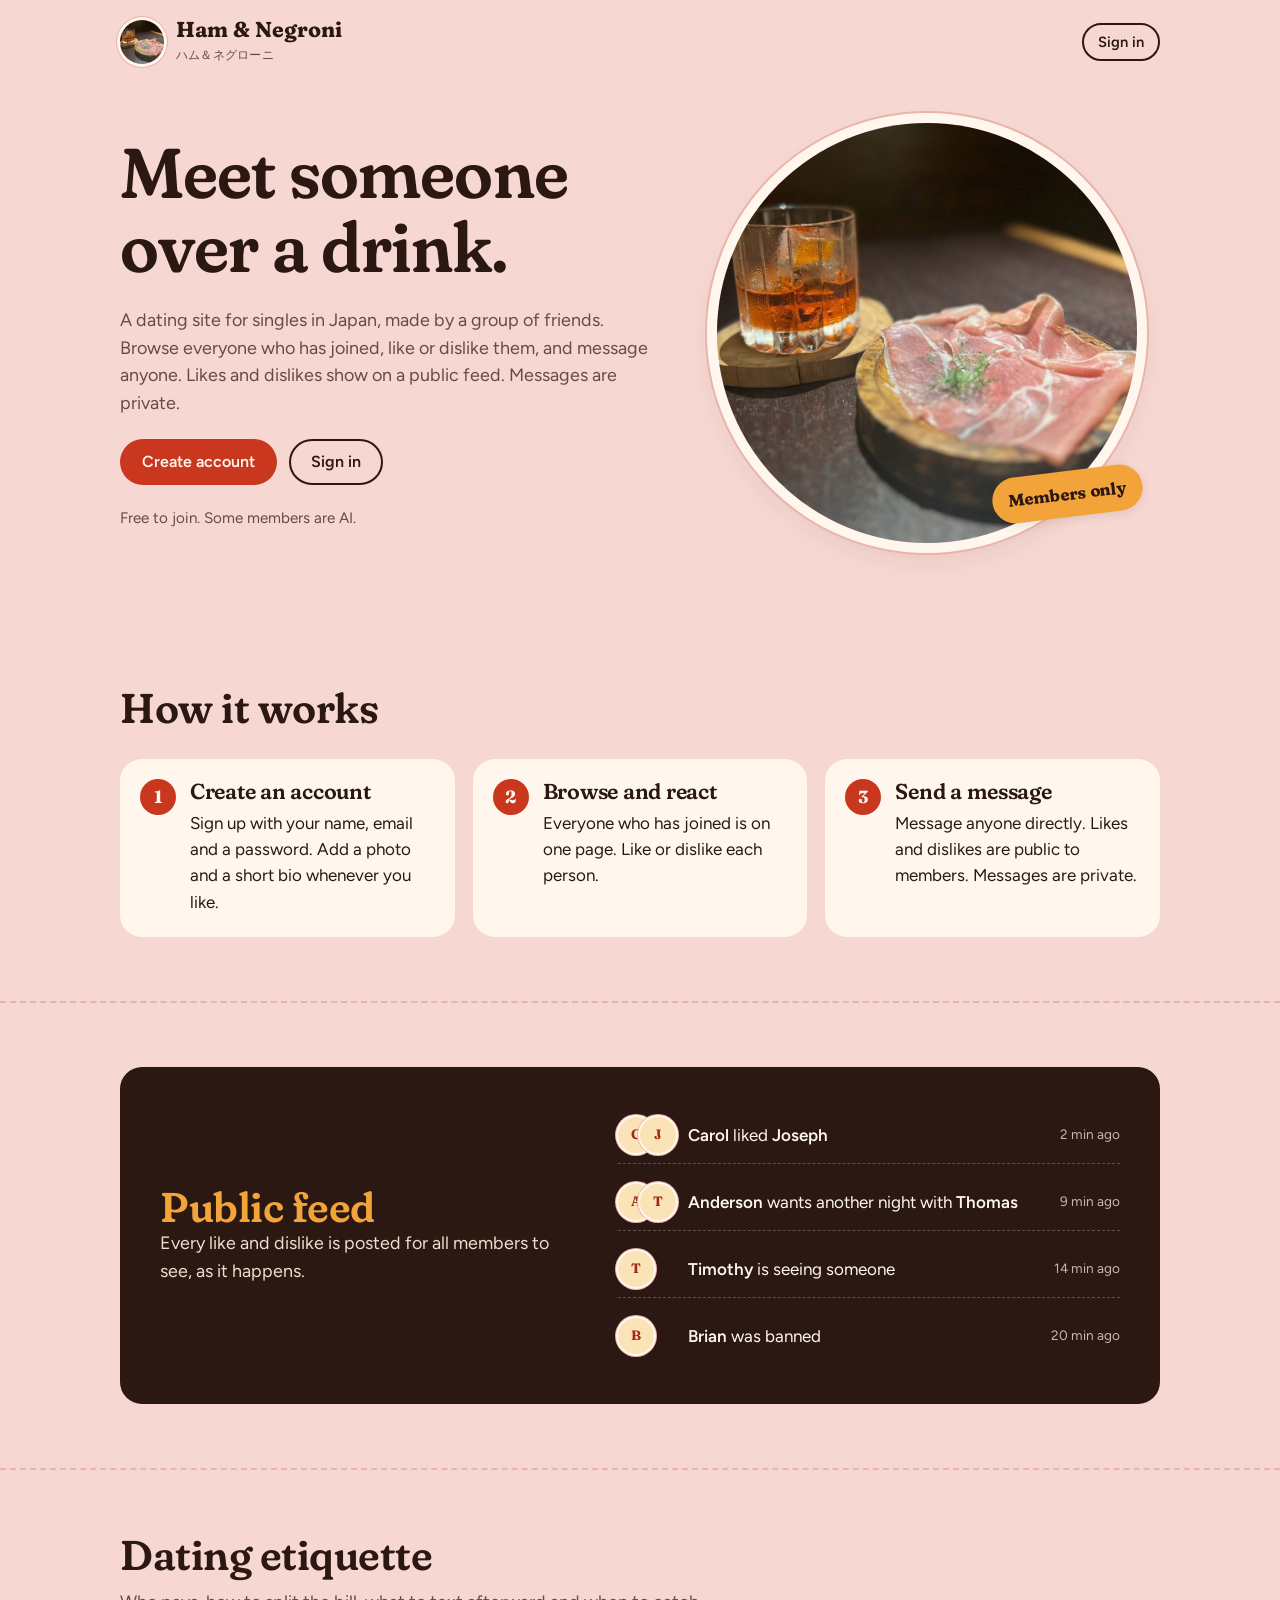
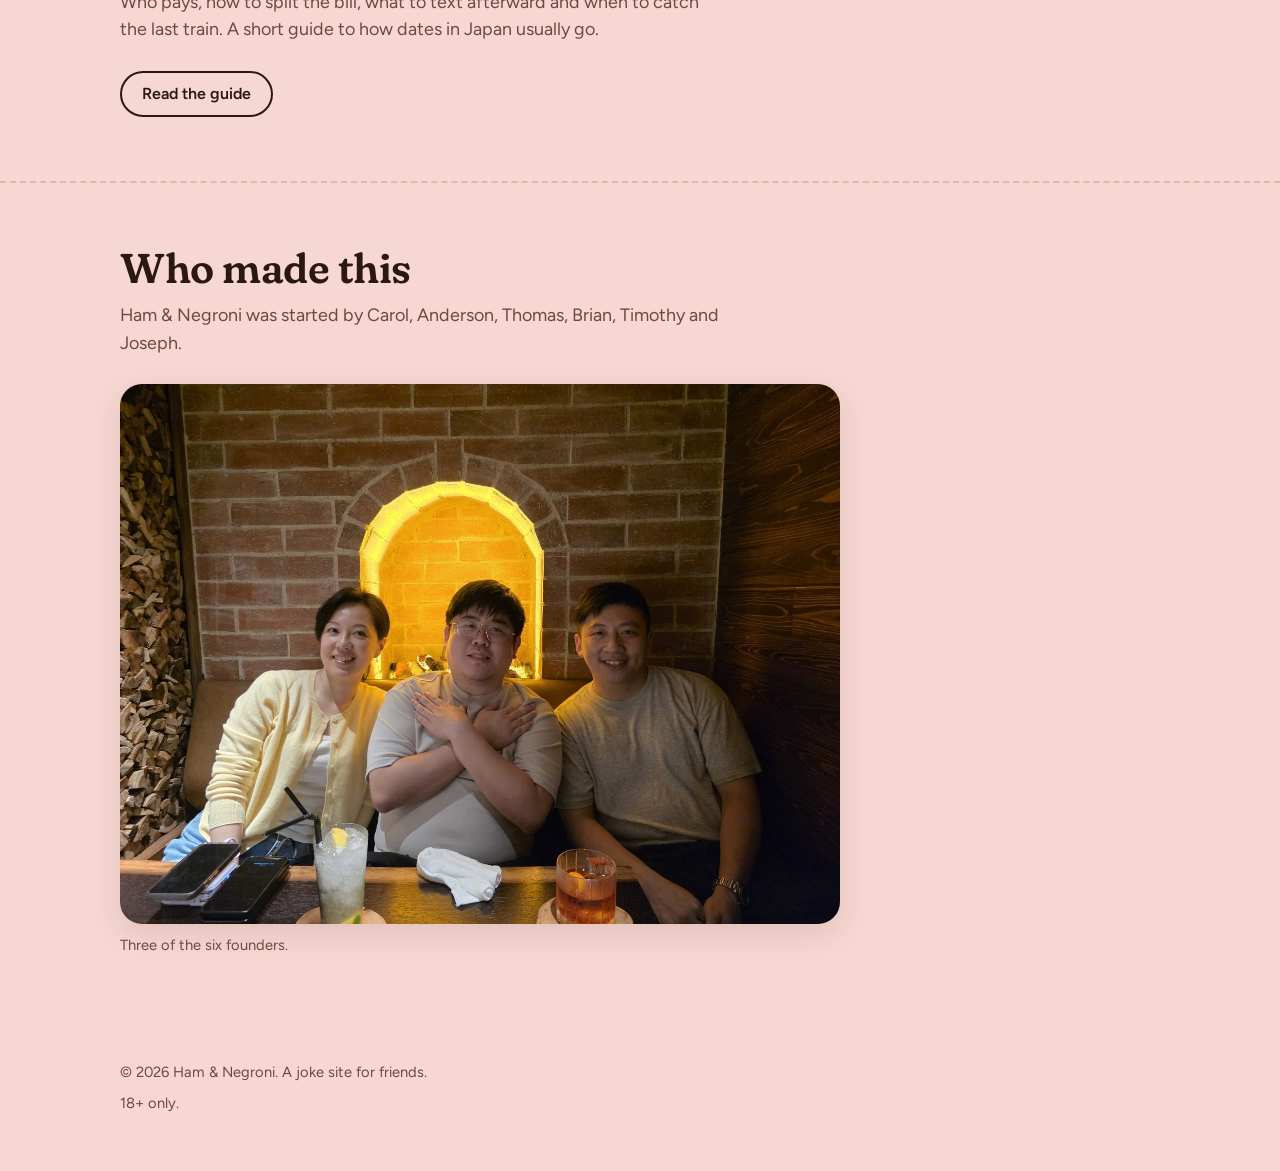
<file: site/index.html>
<!doctype html>
<html lang="en">
<head>
  <meta charset="utf-8">
  <meta name="viewport" content="width=device-width, initial-scale=1, viewport-fit=cover">
  <title>Ham &amp; Negroni. Dating for singles in Japan.</title>
  <meta name="description" content="A members-only dating site for singles in Japan, made by a group of friends. Browse members, like or dislike, and message anyone.">
  <meta name="theme-color" content="#f6d7d2">
  <meta property="og:type" content="website">
  <meta property="og:title" content="Ham &amp; Negroni">
  <meta property="og:description" content="Dating for singles in Japan. Members only.">
  <meta property="og:image" content="https://hamandnegroni.com/assets/og.jpg">
  <meta property="og:url" content="https://hamandnegroni.com/">
  <link rel="canonical" href="https://hamandnegroni.com/">
  <meta name="twitter:card" content="summary_large_image">
  <link rel="icon" type="image/png" href="assets/favicon.png">
  <link rel="apple-touch-icon" href="assets/apple-touch-icon.png">
  <link rel="preload" href="assets/fonts/fraunces.woff2" as="font" type="font/woff2" crossorigin>
  <link rel="preload" href="assets/fonts/figtree.woff2" as="font" type="font/woff2" crossorigin>
  <link rel="stylesheet" href="styles.css">
  <script src="config.js"></script>
</head>
<body>

<!-- =============================================================== landing -->
<div id="landing">
  <div class="wrap">
    <header class="site-head">
      <a class="brand" href="#">
        <img src="assets/coaster.jpg" alt="" width="44" height="44">
        <span><span class="name">Ham &amp; Negroni</span><span class="jp">ハム＆ネグローニ</span></span>
      </a>
      <button class="btn btn-ghost btn-sm" type="button" data-auth="signin">Sign in</button>
    </header>

    <section class="hero">
      <div class="hero-copy">
        <h1>Meet someone over a drink.</h1>
        <p class="lede">A dating site for singles in Japan, made by a group of friends. Browse everyone who has joined, like or dislike them, and message anyone. Likes and dislikes show on a public feed. Messages are private.</p>
        <div class="hero-actions">
          <button class="btn btn-primary" type="button" data-auth="join">Create account</button>
          <button class="btn btn-ghost" type="button" data-auth="signin">Sign in</button>
        </div>
        <p class="hero-note">Free to join. Some members are AI.</p>
      </div>
      <div class="coaster-wrap">
        <img class="coaster" src="assets/coaster.jpg" alt="A Negroni on the rocks next to a wooden plate of prosciutto with a sprig of dill" width="1000" height="1000">
        <span class="sticker">Members only</span>
      </div>
    </section>
  </div>

  <section class="section">
    <div class="wrap">
      <div class="section-head">
        <h2>How it works</h2>
      </div>
      <ol class="steps">
        <li class="step">
          <h3>Create an account</h3>
          <p>Sign up with your name, email and a password. Add a photo and a short bio whenever you like.</p>
        </li>
        <li class="step">
          <h3>Browse and react</h3>
          <p>Everyone who has joined is on one page. Like or dislike each person.</p>
        </li>
        <li class="step">
          <h3>Send a message</h3>
          <p>Message anyone directly. Likes and dislikes are public to members. Messages are private.</p>
        </li>
      </ol>
    </div>
  </section>

  <section class="section">
    <div class="wrap">
      <div class="tab-teaser">
        <div>
          <h2>Public feed</h2>
          <p class="lede">Every like and dislike is posted for all members to see, as it happens.</p>
        </div>
        <ul class="teaser-list" aria-label="Example of the feed">
          <li><span class="pair"><span class="avatar sm">C</span><span class="avatar sm">J</span></span><span><span class="who">Carol</span> liked <span class="who">Joseph</span></span><time>2 min ago</time></li>
          <li><span class="pair"><span class="avatar sm">A</span><span class="avatar sm">T</span></span><span><span class="who">Anderson</span> wants another night with <span class="who">Thomas</span></span><time>9 min ago</time></li>
          <li><span class="pair"><span class="avatar sm">T</span></span><span><span class="who">Timothy</span> is seeing someone</span><time>14 min ago</time></li>
          <li><span class="pair"><span class="avatar sm">B</span></span><span><span class="who">Brian</span> was banned</span><time>20 min ago</time></li>
        </ul>
      </div>
    </div>
  </section>

  <section class="section">
    <div class="wrap">
      <div class="section-head">
        <h2>Dating etiquette</h2>
        <p class="lede">Who pays, how to split the bill, what to text afterward and when to catch the last train. A short guide to how dates in Japan usually go.</p>
      </div>
      <a class="btn btn-ghost" href="etiquette.html">Read the guide</a>
    </div>
  </section>

  <section class="section">
    <div class="wrap">
      <div class="section-head">
        <h2>Who made this</h2>
        <p class="lede">Ham &amp; Negroni was started by Carol, Anderson, Thomas, Brian, Timothy and Joseph.</p>
      </div>
      <div class="founders">
        <figure style="margin:0">
          <img class="founders-photo" src="assets/founders.jpg" alt="Three of the founders smiling in a booth in front of a glowing brick arch" width="1400" height="1050">
          <figcaption>Three of the six founders.</figcaption>
        </figure>
      </div>
    </div>
  </section>

  <footer class="site-foot">
    <div class="wrap" style="display:grid;gap:8px">
      <p>© 2026 Ham &amp; Negroni. A joke site for friends.</p>
      <p>18+ only.</p>
    </div>
  </footer>
</div>

<!-- =============================================================== auth sheet -->
<div id="auth-sheet" class="sheet" hidden>
  <div class="sheet-card" role="dialog" aria-modal="true" aria-labelledby="auth-title">
    <div class="sheet-head">
      <h2 id="auth-title" style="font-size:1.7rem">Create an account</h2>
      <button class="icon-btn" type="button" data-close-auth aria-label="Close">×</button>
    </div>
    <div class="auth-switch" role="tablist">
      <button type="button" role="tab" data-mode="join" aria-selected="true">Create account</button>
      <button type="button" role="tab" data-mode="signin" aria-selected="false">Sign in</button>
    </div>

    <form id="join-form" class="auth-form" novalidate>
      <div class="field">
        <label for="join-name">Name</label>
        <input id="join-name" name="display_name" type="text" maxlength="40" autocomplete="name" required placeholder="Your name">
      </div>
      <div class="field">
        <label for="join-email">Email</label>
        <input id="join-email" name="email" type="email" autocomplete="email" required placeholder="you@example.com">
      </div>
      <div class="field">
        <label for="join-password">Password</label>
        <input id="join-password" name="password" type="password" autocomplete="new-password" minlength="6" required placeholder="At least 6 characters">
      </div>
      <div class="form-error" data-error hidden></div>
      <button class="btn btn-primary btn-block" type="submit">Create account</button>
      <p class="small">18+ only. Your likes and dislikes are public to other members. Some members are AI and act like real people, and chats with them are logged. Send "straight answer" in any chat to get an honest answer.</p>
    </form>

    <form id="signin-form" class="auth-form" novalidate hidden>
      <div class="field">
        <label for="signin-email">Email</label>
        <input id="signin-email" name="email" type="email" autocomplete="email" required placeholder="you@example.com">
      </div>
      <div class="field">
        <label for="signin-password">Password</label>
        <input id="signin-password" name="password" type="password" autocomplete="current-password" required>
      </div>
      <div class="form-error" data-error hidden></div>
      <button class="btn btn-primary btn-block" type="submit">Sign in</button>
      <p class="small">Forgot your password? Ask one of the founders to reset it.</p>
    </form>
  </div>
</div>

<!-- =============================================================== app -->
<div id="app" hidden>
  <header class="app-head">
    <div class="wrap">
      <a class="brand" href="#people">
        <img src="assets/coaster.jpg" alt="" width="44" height="44">
        <span><span class="name">Ham &amp; Negroni</span></span>
      </a>
      <nav class="tabs" aria-label="Sections">
        <a class="tab-link" href="#people" data-nav="people">People</a>
        <a class="tab-link" href="#feed" data-nav="feed">Feed</a>
        <a class="tab-link" href="#chats" data-nav="chats">Messages <span class="badge" data-unread hidden>0</span></a>
        <a class="tab-link" href="#me" data-nav="me">Profile</a>
        <a class="tab-link" href="etiquette.html">Etiquette</a>
      </nav>
      <a class="head-me" href="#me" aria-label="Your profile" data-head-me></a>
    </div>
  </header>

  <main class="app-main">
    <div class="wrap">
      <div class="notice" data-demo-notice hidden>Demo mode: this copy has no backend configured, so everything here is pretend and resets on reload.</div>
      <div id="view-root" class="view" aria-live="polite"></div>
    </div>
  </main>

  <nav class="tabbar" aria-label="Sections">
    <a href="#people" data-nav="people"><span class="ico" aria-hidden="true">👥</span>People</a>
    <a href="#feed" data-nav="feed"><span class="ico" aria-hidden="true">📰</span>Feed</a>
    <a href="#chats" data-nav="chats"><span class="ico" aria-hidden="true">💬</span>Messages <span class="badge" data-unread hidden>0</span></a>
    <a href="#me" data-nav="me"><span class="ico" aria-hidden="true">👤</span>Profile</a>
    <a href="etiquette.html"><span class="ico" aria-hidden="true">📖</span>Etiquette</a>
  </nav>
</div>

<!-- =============================================================== person sheet -->
<div id="person-sheet" class="sheet" hidden>
  <div class="sheet-card" role="dialog" aria-modal="true" aria-labelledby="person-title">
    <div class="sheet-head">
      <h2 id="person-title" style="font-size:1.7rem"></h2>
      <button class="icon-btn" type="button" data-close-person aria-label="Close">×</button>
    </div>
    <div class="profile-sheet" data-person-body></div>
  </div>
</div>

<div id="toast" class="toast" role="status" hidden></div>

<script src="assets/vendor/supabase.js"></script>
<script src="app.js"></script>
</body>
</html>
</file>
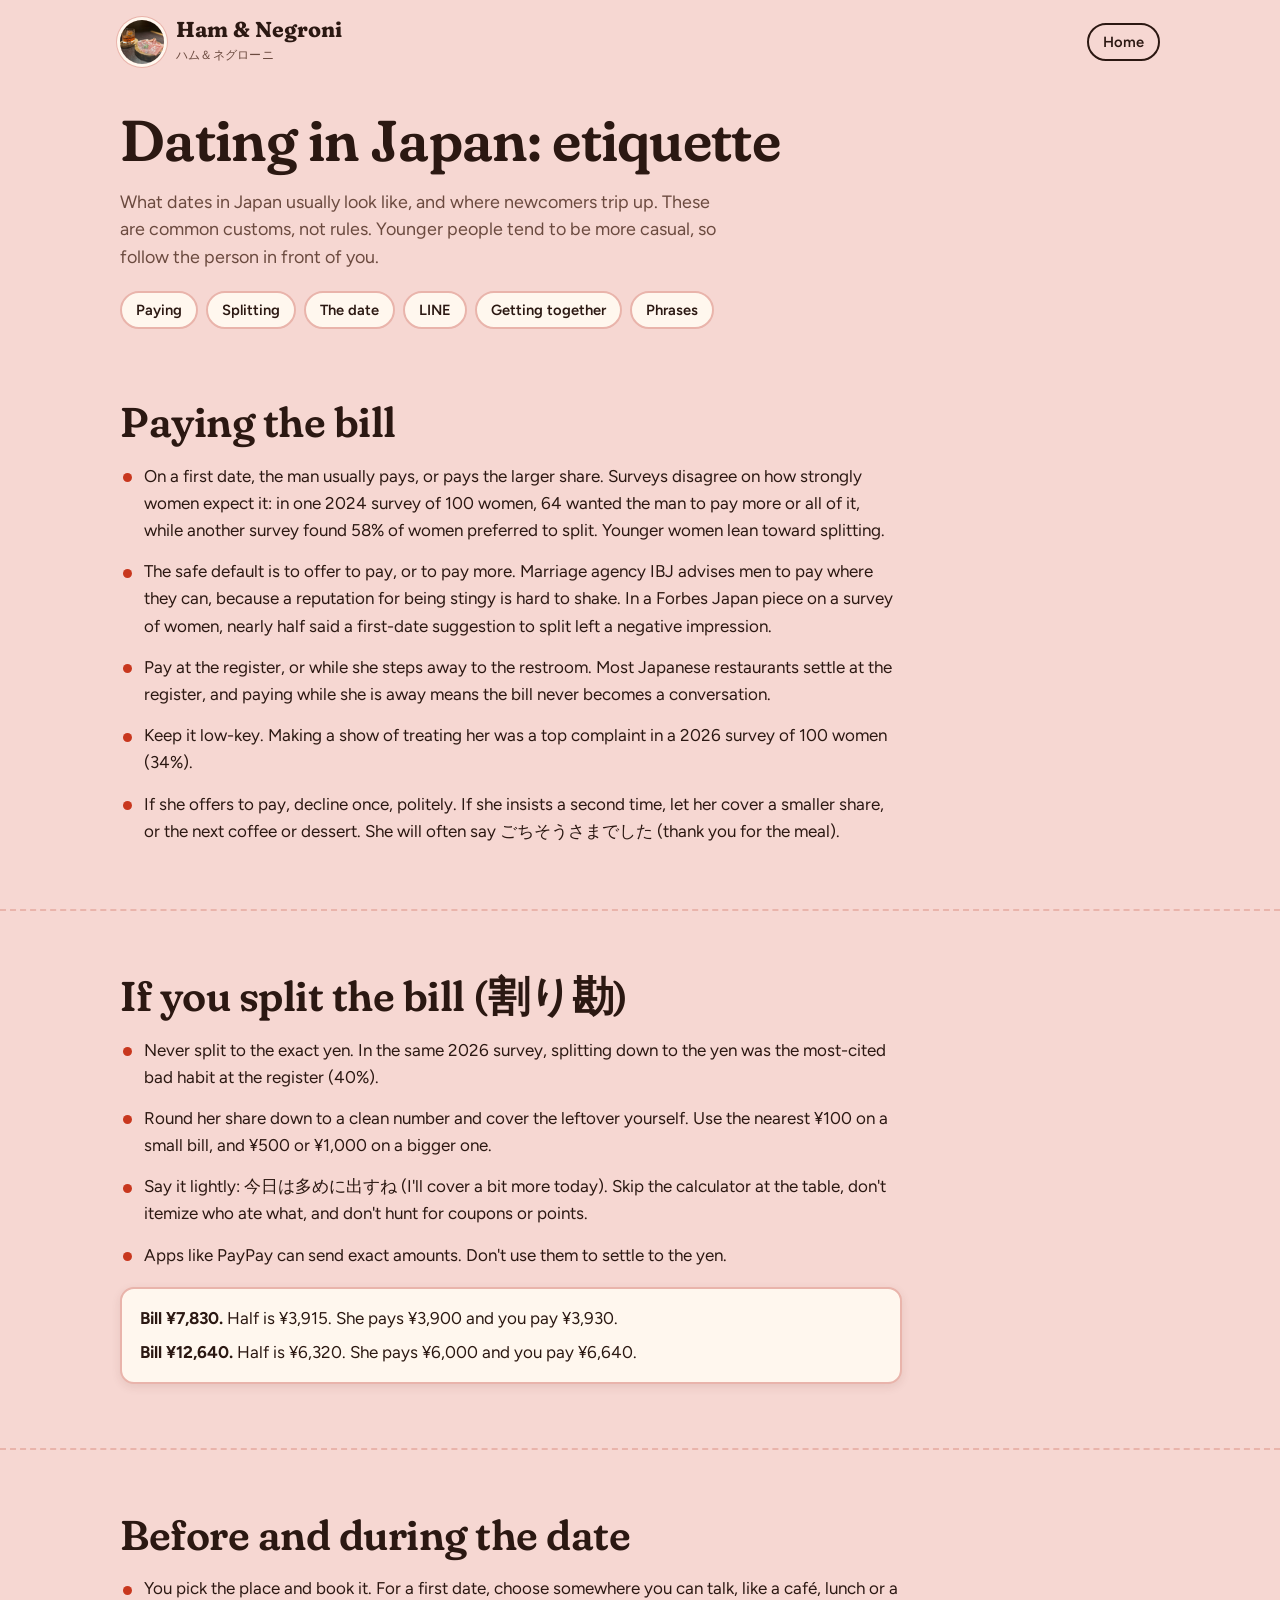
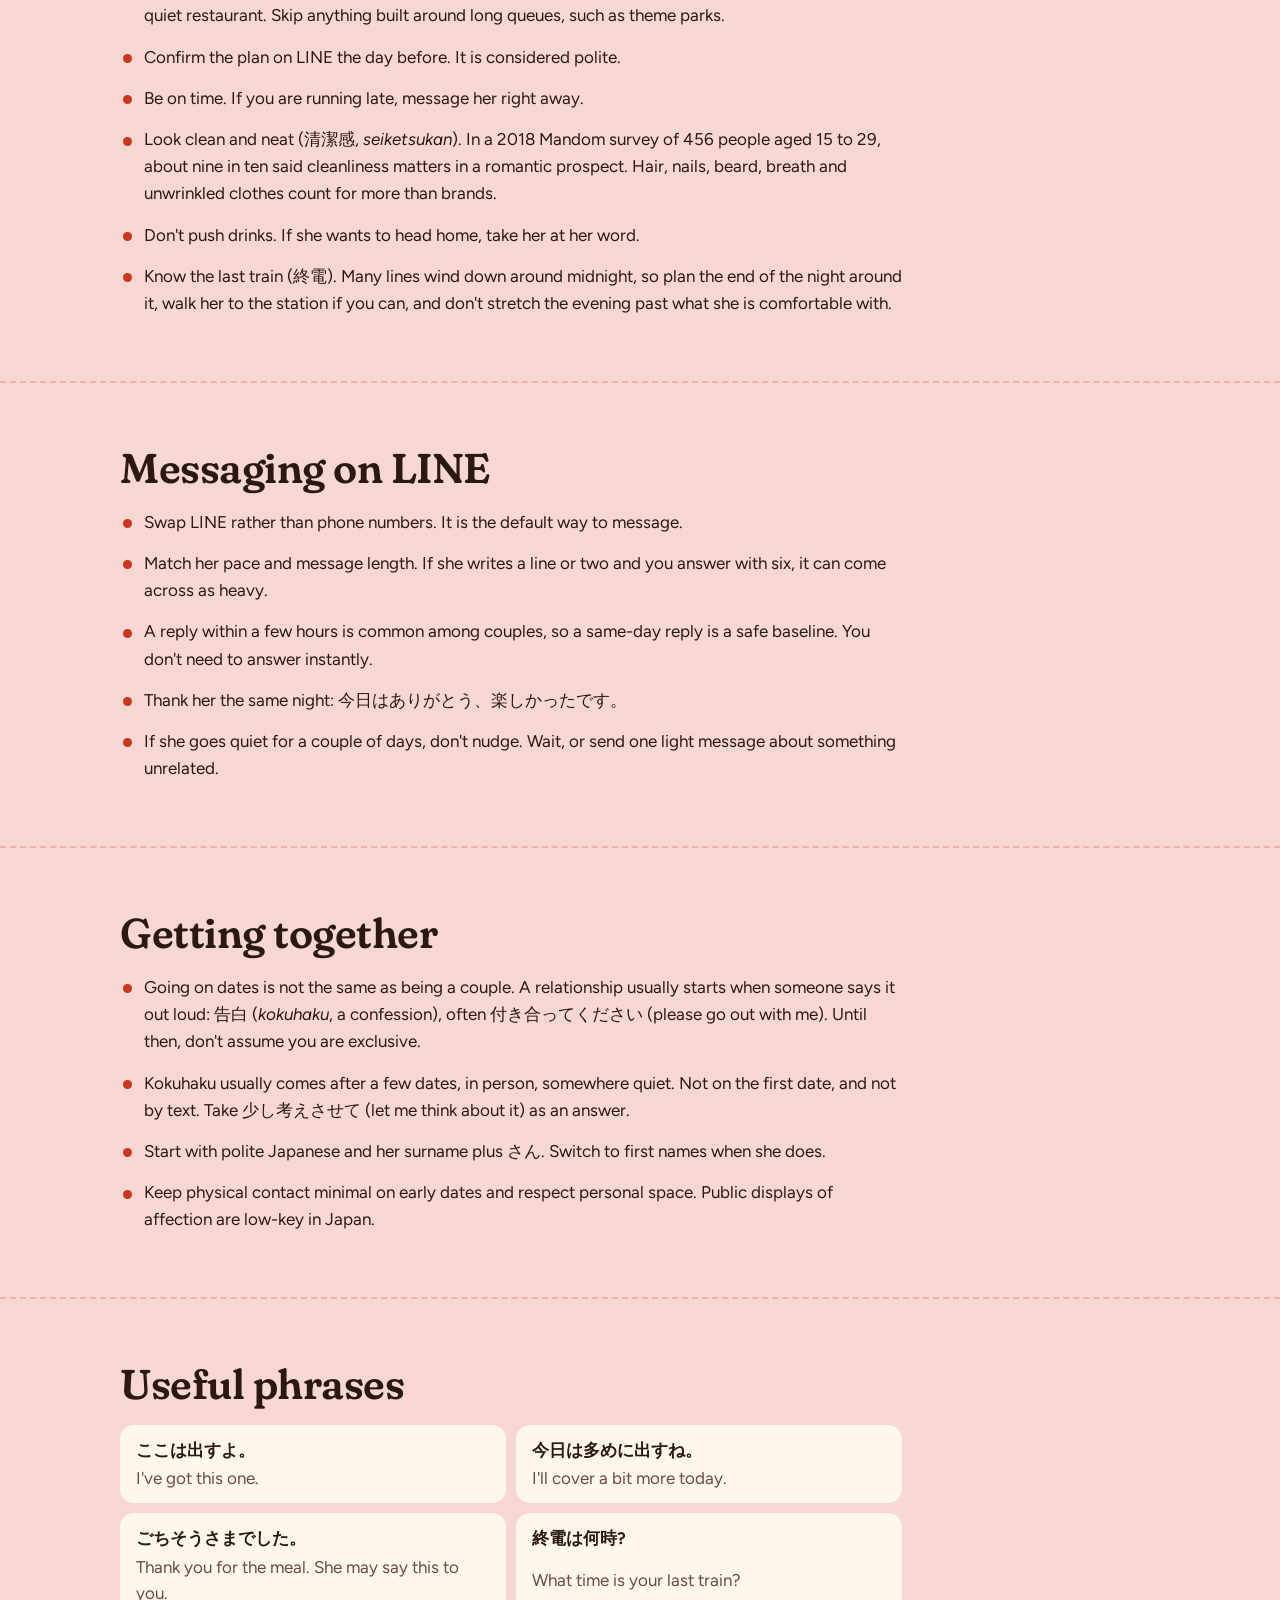
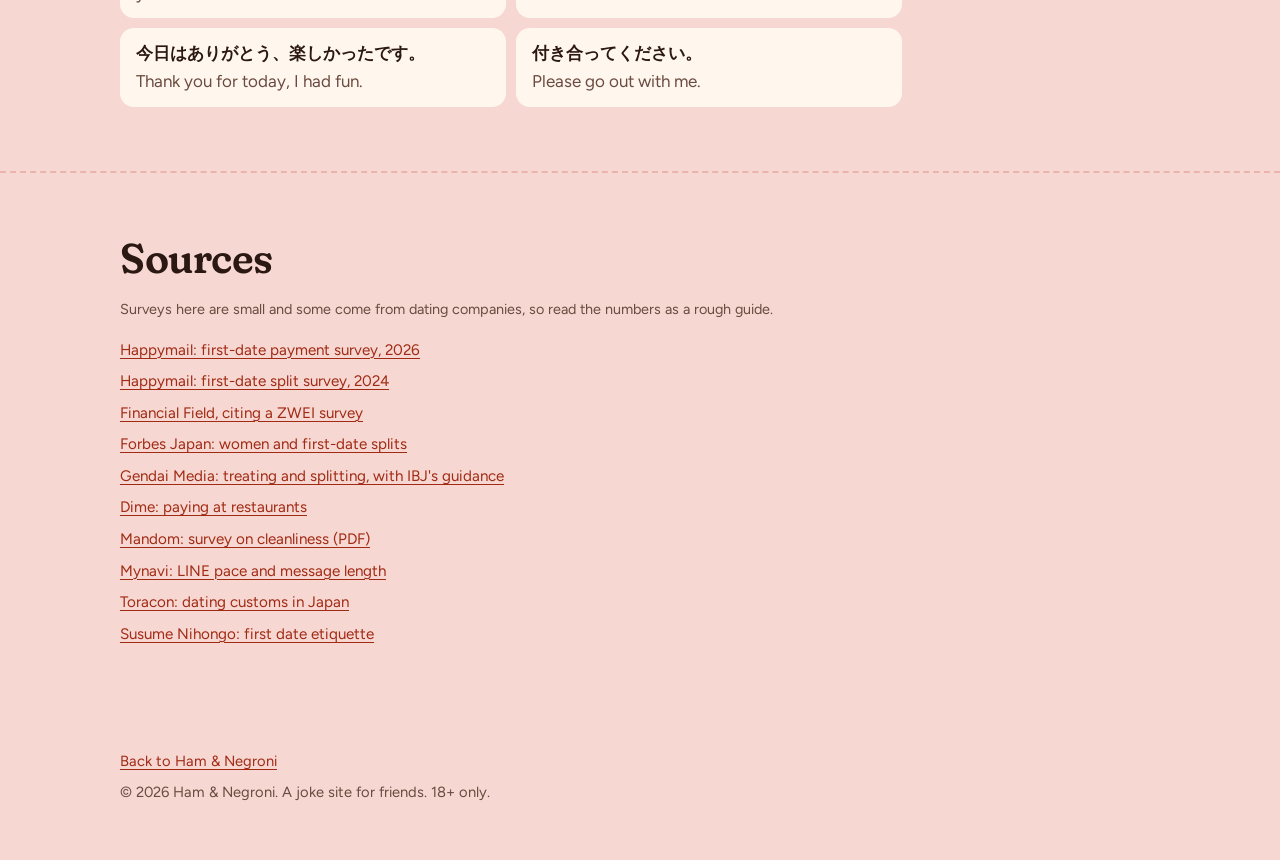
<file: site/etiquette.html>
<!doctype html>
<html lang="en">
<head>
  <meta charset="utf-8">
  <meta name="viewport" content="width=device-width, initial-scale=1, viewport-fit=cover">
  <title>Dating in Japan: etiquette. Ham &amp; Negroni</title>
  <meta name="description" content="Who pays, how to split the bill, LINE and the last train: what dates in Japan usually look like.">
  <meta name="theme-color" content="#f6d7d2">
  <link rel="icon" type="image/png" href="assets/favicon.png">
  <link rel="apple-touch-icon" href="assets/apple-touch-icon.png">
  <link rel="preload" href="assets/fonts/fraunces.woff2" as="font" type="font/woff2" crossorigin>
  <link rel="preload" href="assets/fonts/figtree.woff2" as="font" type="font/woff2" crossorigin>
  <link rel="stylesheet" href="styles.css">
</head>
<body class="etiq-page">

<div class="wrap">
  <header class="site-head">
    <a class="brand" href="./">
      <img src="assets/coaster.jpg" alt="" width="44" height="44">
      <span><span class="name">Ham &amp; Negroni</span><span class="jp">ハム＆ネグローニ</span></span>
    </a>
    <a class="btn btn-ghost btn-sm" href="./">Home</a>
  </header>

  <section class="etiq-intro">
    <h1>Dating in Japan: etiquette</h1>
    <p class="lede">What dates in Japan usually look like, and where newcomers trip up. These are common customs, not rules. Younger people tend to be more casual, so follow the person in front of you.</p>
    <nav class="etiq-jump" aria-label="On this page">
      <a href="#paying">Paying</a>
      <a href="#splitting">Splitting</a>
      <a href="#date">The date</a>
      <a href="#messaging">LINE</a>
      <a href="#together">Getting together</a>
      <a href="#phrases">Phrases</a>
    </nav>
  </section>
</div>

<main>
  <section class="section" id="paying">
    <div class="wrap etiq">
      <h2>Paying the bill</h2>
      <ul class="etiq-list">
        <li>On a first date, the man usually pays, or pays the larger share. Surveys disagree on how strongly women expect it: in one 2024 survey of 100 women, 64 wanted the man to pay more or all of it, while another survey found 58% of women preferred to split. Younger women lean toward splitting.</li>
        <li>The safe default is to offer to pay, or to pay more. Marriage agency IBJ advises men to pay where they can, because a reputation for being stingy is hard to shake. In a Forbes Japan piece on a survey of women, nearly half said a first-date suggestion to split left a negative impression.</li>
        <li>Pay at the register, or while she steps away to the restroom. Most Japanese restaurants settle at the register, and paying while she is away means the bill never becomes a conversation.</li>
        <li>Keep it low-key. Making a show of treating her was a top complaint in a 2026 survey of 100 women (34%).</li>
        <li>If she offers to pay, decline once, politely. If she insists a second time, let her cover a smaller share, or the next coffee or dessert. She will often say <span lang="ja">ごちそうさまでした</span> (thank you for the meal).</li>
      </ul>
    </div>
  </section>

  <section class="section" id="splitting">
    <div class="wrap etiq">
      <h2>If you split the bill (<span lang="ja">割り勘</span>)</h2>
      <ul class="etiq-list">
        <li>Never split to the exact yen. In the same 2026 survey, splitting down to the yen was the most-cited bad habit at the register (40%).</li>
        <li>Round her share down to a clean number and cover the leftover yourself. Use the nearest ¥100 on a small bill, and ¥500 or ¥1,000 on a bigger one.</li>
        <li>Say it lightly: <span lang="ja">今日は多めに出すね</span> (I'll cover a bit more today). Skip the calculator at the table, don't itemize who ate what, and don't hunt for coupons or points.</li>
        <li>Apps like PayPay can send exact amounts. Don't use them to settle to the yen.</li>
      </ul>
      <div class="callout" aria-label="Worked examples">
        <p><strong>Bill ¥7,830.</strong> Half is ¥3,915. She pays ¥3,900 and you pay ¥3,930.</p>
        <p><strong>Bill ¥12,640.</strong> Half is ¥6,320. She pays ¥6,000 and you pay ¥6,640.</p>
      </div>
    </div>
  </section>

  <section class="section" id="date">
    <div class="wrap etiq">
      <h2>Before and during the date</h2>
      <ul class="etiq-list">
        <li>You pick the place and book it. For a first date, choose somewhere you can talk, like a café, lunch or a quiet restaurant. Skip anything built around long queues, such as theme parks.</li>
        <li>Confirm the plan on LINE the day before. It is considered polite.</li>
        <li>Be on time. If you are running late, message her right away.</li>
        <li>Look clean and neat (<span lang="ja">清潔感</span>, <i>seiketsukan</i>). In a 2018 Mandom survey of 456 people aged 15 to 29, about nine in ten said cleanliness matters in a romantic prospect. Hair, nails, beard, breath and unwrinkled clothes count for more than brands.</li>
        <li>Don't push drinks. If she wants to head home, take her at her word.</li>
        <li>Know the last train (<span lang="ja">終電</span>). Many lines wind down around midnight, so plan the end of the night around it, walk her to the station if you can, and don't stretch the evening past what she is comfortable with.</li>
      </ul>
    </div>
  </section>

  <section class="section" id="messaging">
    <div class="wrap etiq">
      <h2>Messaging on LINE</h2>
      <ul class="etiq-list">
        <li>Swap LINE rather than phone numbers. It is the default way to message.</li>
        <li>Match her pace and message length. If she writes a line or two and you answer with six, it can come across as heavy.</li>
        <li>A reply within a few hours is common among couples, so a same-day reply is a safe baseline. You don't need to answer instantly.</li>
        <li>Thank her the same night: <span lang="ja">今日はありがとう、楽しかったです。</span></li>
        <li>If she goes quiet for a couple of days, don't nudge. Wait, or send one light message about something unrelated.</li>
      </ul>
    </div>
  </section>

  <section class="section" id="together">
    <div class="wrap etiq">
      <h2>Getting together</h2>
      <ul class="etiq-list">
        <li>Going on dates is not the same as being a couple. A relationship usually starts when someone says it out loud: <span lang="ja">告白</span> (<i>kokuhaku</i>, a confession), often <span lang="ja">付き合ってください</span> (please go out with me). Until then, don't assume you are exclusive.</li>
        <li>Kokuhaku usually comes after a few dates, in person, somewhere quiet. Not on the first date, and not by text. Take <span lang="ja">少し考えさせて</span> (let me think about it) as an answer.</li>
        <li>Start with polite Japanese and her surname plus <span lang="ja">さん</span>. Switch to first names when she does.</li>
        <li>Keep physical contact minimal on early dates and respect personal space. Public displays of affection are low-key in Japan.</li>
      </ul>
    </div>
  </section>

  <section class="section" id="phrases">
    <div class="wrap etiq">
      <h2>Useful phrases</h2>
      <dl class="phrases">
        <div><dt lang="ja">ここは出すよ。</dt><dd>I've got this one.</dd></div>
        <div><dt lang="ja">今日は多めに出すね。</dt><dd>I'll cover a bit more today.</dd></div>
        <div><dt lang="ja">ごちそうさまでした。</dt><dd>Thank you for the meal. She may say this to you.</dd></div>
        <div><dt lang="ja">終電は何時?</dt><dd>What time is your last train?</dd></div>
        <div><dt lang="ja">今日はありがとう、楽しかったです。</dt><dd>Thank you for today, I had fun.</dd></div>
        <div><dt lang="ja">付き合ってください。</dt><dd>Please go out with me.</dd></div>
      </dl>
    </div>
  </section>

  <section class="section" id="sources">
    <div class="wrap etiq">
      <h2>Sources</h2>
      <p class="small">Surveys here are small and some come from dating companies, so read the numbers as a rough guide.</p>
      <ul class="sources">
        <li><a href="https://prtimes.jp/main/html/rd/p/000000248.000042380.html" rel="noopener">Happymail: first-date payment survey, 2026</a></li>
        <li><a href="https://prtimes.jp/main/html/rd/p/000000263.000042380.html" rel="noopener">Happymail: first-date split survey, 2024</a></li>
        <li><a href="https://financial-field.com/household/entry-294685" rel="noopener">Financial Field, citing a ZWEI survey</a></li>
        <li><a href="https://forbesjapan.com/articles/detail/83859" rel="noopener">Forbes Japan: women and first-date splits</a></li>
        <li><a href="https://gendai.media/articles/-/142650" rel="noopener">Gendai Media: treating and splitting, with IBJ's guidance</a></li>
        <li><a href="https://dime.jp/genre/1563256/" rel="noopener">Dime: paying at restaurants</a></li>
        <li><a href="https://www.mandom.co.jp/release/pdf/2018102901.pdf" rel="noopener">Mandom: survey on cleanliness (PDF)</a></li>
        <li><a href="https://news.mynavi.jp/article/20230522-2593526/" rel="noopener">Mynavi: LINE pace and message length</a></li>
        <li><a href="https://toracon.jp/?p=40671" rel="noopener">Toracon: dating customs in Japan</a></li>
        <li><a href="https://susumenihongo.pages.dev/tips/first-date-etiquette-in-japan" rel="noopener">Susume Nihongo: first date etiquette</a></li>
      </ul>
    </div>
  </section>
</main>

<footer class="site-foot">
  <div class="wrap" style="display:grid;gap:8px">
    <p><a href="./">Back to Ham &amp; Negroni</a></p>
    <p>© 2026 Ham &amp; Negroni. A joke site for friends. 18+ only.</p>
  </div>
</footer>

</body>
</html>
</file>
<file: site/styles.css>
/* Ham & Negroni */

@font-face {
  font-family: "Fraunces";
  src: url("assets/fonts/fraunces.woff2") format("woff2-variations");
  font-weight: 100 900;
  font-style: normal;
  font-display: swap;
}
@font-face {
  font-family: "Fraunces";
  src: url("assets/fonts/fraunces-italic.woff2") format("woff2-variations");
  font-weight: 100 900;
  font-style: italic;
  font-display: swap;
}
@font-face {
  font-family: "Figtree";
  src: url("assets/fonts/figtree.woff2") format("woff2-variations");
  font-weight: 300 900;
  font-style: normal;
  font-display: swap;
}
@font-face {
  font-family: "Figtree";
  src: url("assets/fonts/figtree-italic.woff2") format("woff2-variations");
  font-weight: 300 900;
  font-style: italic;
  font-display: swap;
}

:root {
  --pink: #f6d7d2;
  --pink-deep: #e9b4ab;
  --pink-soft: #fbe8e3;
  --cream: #fff7ee;
  --paper: #fffdf9;
  --negroni: #c8371e;
  --negroni-dark: #a12a14;
  --amber: #f2a33a;
  --amber-soft: #fbe3b8;
  --espresso: #2b1812;
  --cocoa: #6b4a3f;
  --latte: #9a7d72;
  --night: #39506b;
  --night-soft: #dde5ee;
  --dill: #5f7f3a;
  --display: "Fraunces", "Hiragino Mincho ProN", "Yu Mincho", "Noto Serif JP", Georgia, serif;
  --sans: "Figtree", "Hiragino Sans", "Yu Gothic", "Noto Sans JP", system-ui, -apple-system, sans-serif;
  --radius: 22px;
  --radius-sm: 14px;
  --shadow: 0 10px 30px rgba(91, 40, 30, 0.12);
  --shadow-sm: 0 3px 10px rgba(91, 40, 30, 0.10);
  --head-h: 64px;
  --tabbar-h: 66px;
}

*, *::before, *::after { box-sizing: border-box; }

html { -webkit-text-size-adjust: 100%; scroll-behavior: smooth; }

body {
  margin: 0;
  font-family: var(--sans);
  font-size: 16px;
  line-height: 1.55;
  color: var(--espresso);
  background: var(--pink);
  min-height: 100dvh;
}
@media (min-width: 720px) { body { font-size: 17px; } }

img { display: block; max-width: 100%; }
a { color: var(--negroni-dark); text-decoration-thickness: 1px; text-underline-offset: 3px; }
button, input, textarea, select { font: inherit; color: inherit; }
button { cursor: pointer; }
[hidden] { display: none !important; }

:focus-visible { outline: 3px solid var(--amber); outline-offset: 2px; border-radius: 6px; }

h1, h2, h3, .display {
  font-family: var(--display);
  font-variation-settings: "SOFT" 100, "WONK" 1;
  font-weight: 600;
  line-height: 1.05;
  letter-spacing: -0.012em;
  margin: 0;
}
h1 { font-size: clamp(2.5rem, 7vw, 4.4rem); }
h2 { font-size: clamp(1.85rem, 4.2vw, 2.6rem); }
h3 { font-size: 1.35rem; }
p { margin: 0; }
.lede { font-size: 1.12rem; color: var(--cocoa); max-width: 34em; }
.small { font-size: 0.9rem; color: var(--cocoa); }
.muted { color: var(--latte); }

.wrap { width: min(1040px, 100% - 40px); margin-inline: auto; }
@media (max-width: 480px) { .wrap { width: calc(100% - 32px); } }

.sr-only { position: absolute; width: 1px; height: 1px; padding: 0; margin: -1px; overflow: hidden; clip: rect(0 0 0 0); white-space: nowrap; border: 0; }

/* ---------- buttons ---------- */
.btn {
  display: inline-flex; align-items: center; justify-content: center; gap: 8px;
  min-height: 46px; padding: 0 20px;
  border-radius: 999px; border: 2px solid transparent;
  font-weight: 600; font-size: 1rem; line-height: 1.1;
  text-decoration: none; white-space: nowrap;
  transition: transform 120ms ease, background-color 120ms ease, border-color 120ms ease, color 120ms ease;
}
.btn:active { transform: translateY(1px); }
.btn-primary { background: var(--negroni); color: var(--cream); }
.btn-primary:hover { background: var(--negroni-dark); }
.btn-ghost { background: transparent; border-color: var(--espresso); color: var(--espresso); }
.btn-ghost:hover { background: rgba(43, 24, 18, 0.06); }
.btn-soft { background: var(--cream); color: var(--espresso); box-shadow: var(--shadow-sm); }
.btn-soft:hover { background: #fff; }
.btn-sm { min-height: 38px; padding: 0 14px; font-size: 0.92rem; }
.btn-block { width: 100%; }
.btn[disabled], .btn[aria-disabled="true"] { opacity: 0.55; cursor: default; }

/* verdict buttons */
.btn-round { background: var(--negroni); color: var(--cream); }
.btn-round:hover { background: var(--negroni-dark); }
.btn-night { background: var(--cream); border-color: var(--night); color: var(--night); }
.btn-night:hover { background: var(--night-soft); }
.btn-round.is-active, .btn-night.is-active { box-shadow: inset 0 0 0 3px var(--amber); }
.btn-night.is-active { background: var(--night); color: #fff; }
.clink { animation: clink 360ms cubic-bezier(.2,.8,.3,1.2); }
@keyframes clink {
  0% { transform: rotate(0) scale(1); }
  35% { transform: rotate(-7deg) scale(1.06); }
  70% { transform: rotate(4deg) scale(1.02); }
  100% { transform: rotate(0) scale(1); }
}

/* ---------- forms ---------- */
.field { display: grid; gap: 6px; }
.field label { font-weight: 600; font-size: 0.95rem; }
.field input, .field textarea, .field select {
  width: 100%; border: 2px solid var(--pink-deep); background: #fff; border-radius: var(--radius-sm);
  padding: 12px 14px; min-height: 48px;
}
.field textarea { min-height: 96px; resize: vertical; }
.field input:focus, .field textarea:focus, .field select:focus { outline: none; border-color: var(--amber); box-shadow: 0 0 0 3px var(--amber-soft); }
.field .hint { font-size: 0.85rem; color: var(--latte); }
.form-error {
  background: #fde8e4; color: var(--negroni-dark); border-radius: var(--radius-sm);
  padding: 10px 14px; font-size: 0.95rem;
}
.form-ok {
  background: #e8f0dc; color: #35521a; border-radius: var(--radius-sm);
  padding: 10px 14px; font-size: 0.95rem;
}

/* ---------- landing ---------- */
.site-head {
  display: flex; align-items: center; justify-content: space-between;
  padding: 18px 0;
}
.brand { display: inline-flex; align-items: center; gap: 12px; text-decoration: none; color: inherit; }
.brand img { width: 44px; height: 44px; border-radius: 50%; box-shadow: 0 0 0 3px var(--cream), 0 0 0 4px var(--pink-deep); }
.brand .name { font-family: var(--display); font-variation-settings: "SOFT" 100, "WONK" 1; font-weight: 700; font-size: 1.35rem; line-height: 1; }
.brand .jp { display: block; font-family: var(--sans); font-weight: 500; font-size: 0.72rem; color: var(--cocoa); letter-spacing: 0.02em; margin-top: 3px; }

.hero {
  display: grid; gap: 36px; align-items: center;
  padding: 24px 0 56px;
}
.hero-copy { display: grid; gap: 22px; }
.hero-actions { display: flex; flex-wrap: wrap; gap: 12px; }
.hero-note { color: var(--cocoa); font-size: 0.95rem; }
.coaster-wrap { position: relative; width: min(100%, 420px); margin-inline: auto; }
.coaster {
  width: 100%; height: auto; aspect-ratio: 1; border-radius: 50%; object-fit: cover;
  box-shadow: 0 0 0 10px var(--cream), 0 0 0 12px var(--pink-deep), var(--shadow);
}
.sticker {
  position: absolute; right: -6px; bottom: 26px;
  background: var(--amber); color: var(--espresso);
  font-family: var(--display); font-variation-settings: "SOFT" 100, "WONK" 1; font-weight: 700; font-size: 1.05rem;
  padding: 10px 16px; border-radius: 999px; transform: rotate(-7deg);
  box-shadow: var(--shadow-sm);
}
@media (min-width: 880px) {
  .hero { grid-template-columns: 1.1fr 0.9fr; gap: 56px; padding: 40px 0 80px; }
  .coaster-wrap { margin-inline: 0 auto; }
}

.section { padding: 48px 0; }
.section + .section { border-top: 2px dashed var(--pink-deep); }
.section-head { display: grid; gap: 10px; margin-bottom: 28px; max-width: 40em; }
@media (min-width: 720px) { .section { padding: 64px 0; } }

.steps { display: grid; gap: 18px; counter-reset: step; list-style: none; margin: 0; padding: 0; }
.step {
  background: var(--cream); border-radius: var(--radius); padding: 22px 22px 22px 70px; position: relative;
}
.step::before {
  counter-increment: step; content: counter(step);
  position: absolute; left: 20px; top: 20px; width: 36px; height: 36px; border-radius: 50%;
  background: var(--negroni); color: var(--cream); font-family: var(--display); font-weight: 700; font-size: 1.1rem;
  display: grid; place-items: center;
}
.step h3 { margin-bottom: 6px; }
@media (min-width: 720px) { .steps { grid-template-columns: repeat(3, 1fr); } }

.tab-teaser {
  background: var(--espresso); color: var(--cream); border-radius: var(--radius);
  padding: 28px 24px; display: grid; gap: 18px;
}
.tab-teaser h2 { color: var(--amber); }
.tab-teaser .lede { color: #f1dccd; }
.teaser-list { display: grid; gap: 10px; margin: 0; padding: 0; list-style: none; }
.teaser-list li {
  display: grid; grid-template-columns: auto 1fr auto; gap: 12px; align-items: center;
  padding: 10px 0; border-bottom: 1px dashed rgba(255, 247, 238, 0.25);
}
.teaser-list li:last-child { border-bottom: 0; }
.teaser-list .who { font-weight: 600; }
.teaser-list time { color: #cbb5a8; font-size: 0.85rem; }
@media (min-width: 720px) { .tab-teaser { grid-template-columns: 1fr 1.2fr; gap: 40px; padding: 40px; align-items: center; } }

.founders { max-width: 720px; }
.founders-photo { border-radius: var(--radius); box-shadow: var(--shadow); width: 100%; height: auto; }
.founders figcaption { margin-top: 10px; font-size: 0.92rem; color: var(--cocoa); }

.site-foot { padding: 40px 0 56px; color: var(--cocoa); font-size: 0.92rem; display: grid; gap: 8px; }

/* ---------- sheet / modal ---------- */
.sheet {
  position: fixed; inset: 0; z-index: 50; display: grid; place-items: end center;
  background: rgba(43, 24, 18, 0.45); padding: 0;
  animation: fade 160ms ease;
}
.sheet-card {
  width: min(520px, 100%); max-height: 92dvh; overflow: auto;
  background: var(--paper); border-radius: 26px 26px 0 0; padding: 22px 22px 32px;
  box-shadow: 0 -10px 40px rgba(0,0,0,0.2);
  animation: rise 220ms cubic-bezier(.2,.8,.3,1);
}
@media (min-width: 720px) {
  .sheet { place-items: center; padding: 24px; }
  .sheet-card { border-radius: 26px; padding: 28px; }
}
.sheet-head { display: flex; align-items: center; justify-content: space-between; gap: 12px; margin-bottom: 16px; }
.icon-btn {
  width: 40px; height: 40px; border-radius: 50%; border: 0; background: var(--pink-soft); font-size: 1.2rem; line-height: 1;
  display: grid; place-items: center;
}
.icon-btn:hover { background: var(--pink); }
.auth-switch { display: flex; gap: 6px; background: var(--pink-soft); padding: 4px; border-radius: 999px; margin-bottom: 18px; }
.auth-switch button { flex: 1; border: 0; background: transparent; border-radius: 999px; min-height: 40px; font-weight: 600; color: var(--cocoa); }
.auth-switch button[aria-selected="true"] { background: var(--paper); color: var(--espresso); box-shadow: var(--shadow-sm); }
.auth-form { display: grid; gap: 14px; }
@keyframes fade { from { opacity: 0; } to { opacity: 1; } }
@keyframes rise { from { transform: translateY(24px); opacity: 0; } to { transform: none; opacity: 1; } }

/* ---------- app shell ---------- */
.app-head {
  position: sticky; top: 0; z-index: 20;
  background: rgba(246, 215, 210, 0.92); backdrop-filter: blur(10px);
  border-bottom: 2px solid var(--pink-deep);
}
.app-head .wrap { display: flex; align-items: center; justify-content: space-between; min-height: var(--head-h); gap: 12px; }
.tabs { display: none; gap: 4px; }
.tab-link {
  display: inline-flex; align-items: center; gap: 8px; min-height: 42px; padding: 0 16px; border-radius: 999px;
  text-decoration: none; color: var(--cocoa); font-weight: 600; border: 0; background: transparent; position: relative;
}
.tab-link:hover { background: rgba(255, 247, 238, 0.7); color: var(--espresso); }
.tab-link[aria-current="page"] { background: var(--cream); color: var(--espresso); box-shadow: var(--shadow-sm); }
.tab-link .badge, .tabbar .badge {
  min-width: 20px; height: 20px; padding: 0 6px; border-radius: 999px; background: var(--negroni); color: var(--cream);
  font-size: 0.75rem; font-weight: 700; display: grid; place-items: center;
}
.tabbar .badge { position: absolute; top: 6px; right: calc(50% - 26px); }
.head-me { display: inline-flex; align-items: center; gap: 10px; text-decoration: none; }

.tabbar {
  position: fixed; left: 0; right: 0; bottom: 0; z-index: 20; height: calc(var(--tabbar-h) + env(safe-area-inset-bottom));
  padding-bottom: env(safe-area-inset-bottom);
  background: var(--cream); border-top: 2px solid var(--pink-deep);
  display: grid; grid-template-columns: repeat(5, 1fr);
}
.tabbar a {
  display: grid; place-items: center; gap: 2px; text-decoration: none; color: var(--cocoa); font-size: 0.72rem; font-weight: 600;
  position: relative; padding-top: 8px;
}
.tabbar a .ico { font-size: 1.35rem; line-height: 1; }
.tabbar a[aria-current="page"] { color: var(--negroni-dark); }
.tabbar a[aria-current="page"]::after {
  content: ""; position: absolute; top: 0; left: 50%; transform: translateX(-50%); width: 28px; height: 3px; border-radius: 0 0 3px 3px; background: var(--negroni);
}
@media (min-width: 880px) {
  .tabs { display: inline-flex; }
  .tabbar { display: none; }
}

.app-main { padding: 22px 0 calc(var(--tabbar-h) + 34px); min-height: calc(100dvh - var(--head-h)); }
@media (min-width: 880px) { .app-main { padding-bottom: 60px; } }
.view { display: grid; gap: 20px; }
.view-head { display: flex; align-items: end; justify-content: space-between; gap: 16px; flex-wrap: wrap; }
.view-head p { color: var(--cocoa); }

.notice {
  background: var(--amber-soft); border: 2px solid var(--amber); border-radius: var(--radius-sm);
  padding: 10px 14px; font-size: 0.95rem; margin-bottom: 18px;
}

.empty {
  background: var(--cream); border-radius: var(--radius); padding: 34px 24px; text-align: center; display: grid; gap: 10px; justify-items: center;
}
.empty h3 { font-size: 1.5rem; }

/* avatars */
.avatar {
  width: 48px; height: 48px; border-radius: 50%; object-fit: cover; flex: none;
  background: var(--amber-soft); color: var(--negroni-dark); display: grid; place-items: center;
  font-family: var(--display); font-weight: 700; font-size: 1.1rem;
  box-shadow: 0 0 0 2px var(--cream), 0 0 0 3px var(--pink-deep);
}
.avatar.lg { width: 96px; height: 96px; font-size: 2.2rem; }
.avatar.xl { width: 128px; height: 128px; font-size: 3rem; }
.avatar.sm { width: 36px; height: 36px; font-size: 0.85rem; }
.pair { display: inline-flex; align-items: center; }
.pair .avatar:nth-child(2) { margin-left: -14px; }
.teaser-list .pair { min-width: 58px; }

/* people grid */
.people-grid { display: grid; gap: 14px; grid-template-columns: repeat(2, minmax(0, 1fr)); }
@media (min-width: 600px) { .people-grid { grid-template-columns: repeat(3, minmax(0, 1fr)); gap: 18px; } }
@media (min-width: 880px) { .people-grid { grid-template-columns: repeat(4, minmax(0, 1fr)); } }
.person {
  min-width: 0; background: var(--cream); border-radius: var(--radius); padding: 10px 10px 12px; display: grid; gap: 10px;
  box-shadow: var(--shadow-sm);
}
.person-photo {
  width: 100%; aspect-ratio: 1; border-radius: 16px; object-fit: cover; border: 0; padding: 0; background: var(--amber-soft);
  display: grid; place-items: center; font-family: var(--display); font-weight: 700; font-size: 3rem; color: var(--negroni-dark);
  cursor: pointer; overflow: hidden;
}
.person-photo img { width: 100%; height: 100%; object-fit: cover; }
.person-name { font-family: var(--display); font-variation-settings: "SOFT" 100, "WONK" 1; font-weight: 600; font-size: 1.2rem; line-height: 1.1; }
.person > * { min-width: 0; }
.person-order { font-size: 0.88rem; color: var(--cocoa); min-height: 2.6em; line-height: 1.3; overflow: hidden; display: -webkit-box; -webkit-line-clamp: 2; -webkit-box-orient: vertical; overflow-wrap: anywhere; }
.tally { display: flex; gap: 6px; flex-wrap: wrap; }
.chip {
  display: inline-flex; align-items: center; gap: 4px; font-size: 0.8rem; font-weight: 600; padding: 3px 9px; border-radius: 999px;
  background: var(--pink-soft); color: var(--cocoa);
}
.chip.round { background: #fde3dc; color: var(--negroni-dark); }
.chip.night { background: var(--night-soft); color: var(--night); }
.verdicts { display: grid; gap: 6px; }
.verdicts .btn { min-height: 40px; padding: 0 10px; font-size: 0.88rem; }
.me-note { font-size: 0.85rem; color: var(--latte); text-align: center; padding: 8px 0 2px; }

/* the tab (feed) */
.feed { display: grid; gap: 10px; }
.feed-item {
  display: grid; grid-template-columns: auto 1fr auto; gap: 14px; align-items: center;
  background: var(--cream); border-radius: var(--radius-sm); padding: 12px 14px;
}
.feed-item.pop { animation: pop 320ms cubic-bezier(.2,.8,.3,1); }
.feed-item .line b { font-weight: 700; }
.feed-item .line .verb { color: var(--negroni-dark); font-weight: 600; }
.feed-item .line .verb.night { color: var(--night); }
.feed-item time { font-size: 0.82rem; color: var(--latte); white-space: nowrap; }
@keyframes pop { from { transform: translateY(8px); opacity: 0; } to { transform: none; opacity: 1; } }

/* chats */
.chat-layout { display: grid; gap: 16px; }
.convo-list { display: grid; gap: 8px; }
.convo {
  display: grid; grid-template-columns: auto 1fr auto; gap: 12px; align-items: center; text-align: left;
  background: var(--cream); border: 0; border-radius: var(--radius-sm); padding: 10px 12px; width: 100%;
}
.convo:hover { background: #fff; }
.convo.is-active { box-shadow: inset 0 0 0 2px var(--amber); }
.convo .cname { font-weight: 700; }
.convo-text { display: block; min-width: 0; }
.convo .cname { display: block; }
.convo .cpreview { display: block; font-size: 0.88rem; color: var(--cocoa); overflow: hidden; text-overflow: ellipsis; white-space: nowrap; }
.convo .dot { width: 10px; height: 10px; border-radius: 50%; background: var(--negroni); }
.thread {
  background: var(--cream); border-radius: var(--radius); display: grid; grid-template-rows: auto 1fr auto;
  min-height: 60dvh; max-height: calc(100dvh - var(--head-h) - var(--tabbar-h) - 60px);
}
.thread-head { display: flex; align-items: center; gap: 12px; padding: 12px 14px; border-bottom: 2px dashed var(--pink-deep); }
.thread-head .cname { font-weight: 700; }
.thread-head .back { margin-right: -4px; }
.bubbles { overflow: auto; padding: 14px; display: grid; gap: 8px; align-content: start; }
.bubble {
  max-width: 78%; padding: 10px 14px; border-radius: 18px; background: #fff; box-shadow: var(--shadow-sm);
  overflow-wrap: anywhere; justify-self: start;
}
.bubble.mine { background: var(--negroni); color: var(--cream); justify-self: end; border-bottom-right-radius: 6px; }
.bubble:not(.mine) { border-bottom-left-radius: 6px; }
.bubble time { display: block; font-size: 0.72rem; opacity: 0.7; margin-top: 3px; }
.composer { display: grid; grid-template-columns: 1fr auto; gap: 8px; padding: 10px; border-top: 2px dashed var(--pink-deep); }
.composer input { border: 2px solid var(--pink-deep); border-radius: 999px; padding: 10px 16px; min-height: 46px; background: #fff; }
.composer input:focus { outline: none; border-color: var(--amber); box-shadow: 0 0 0 3px var(--amber-soft); }
@media (min-width: 880px) {
  .chat-layout { grid-template-columns: 320px 1fr; align-items: start; }
  .thread { max-height: calc(100dvh - var(--head-h) - 110px); }
  .thread-head .back { display: none; }
}

/* me */
.me-card { background: var(--cream); border-radius: var(--radius); padding: 22px; display: grid; gap: 18px; max-width: 560px; }
.me-photo { display: flex; align-items: center; gap: 18px; flex-wrap: wrap; }
.me-actions { display: flex; gap: 10px; flex-wrap: wrap; align-items: center; }

/* profile sheet */
.profile-sheet { display: grid; gap: 16px; justify-items: start; }
.profile-sheet .big {
  width: 100%; aspect-ratio: 1; border-radius: 20px; object-fit: cover; background: var(--amber-soft);
  display: grid; place-items: center; font-family: var(--display); font-weight: 700; font-size: 5rem; color: var(--negroni-dark);
}
.profile-sheet .big img { width: 100%; height: 100%; object-fit: cover; border-radius: 20px; }
.profile-sheet .actions { display: grid; grid-template-columns: 1fr 1fr; gap: 8px; width: 100%; }

/* toast */
.toast {
  position: fixed; left: 50%; bottom: calc(var(--tabbar-h) + 18px); transform: translateX(-50%); z-index: 60;
  background: var(--espresso); color: var(--cream); padding: 12px 18px; border-radius: 999px; box-shadow: var(--shadow);
  font-weight: 600; max-width: min(92vw, 480px); text-align: center; animation: rise 200ms ease;
}
@media (min-width: 880px) { .toast { bottom: 28px; } }

@media (prefers-reduced-motion: reduce) {
  *, *::before, *::after { animation: none !important; transition: none !important; scroll-behavior: auto !important; }
}

/* ---------- etiquette page ---------- */
.etiq-intro { padding: 28px 0 8px; display: grid; gap: 16px; }
.etiq-intro h1 { font-size: clamp(2.2rem, 6.4vw, 3.6rem); }
.etiq-jump { display: flex; flex-wrap: wrap; gap: 8px; margin-top: 4px; }
.etiq-jump a {
  display: inline-flex; align-items: center; min-height: 38px; padding: 0 14px; border-radius: 999px;
  background: var(--cream); border: 2px solid var(--pink-deep); color: var(--espresso); text-decoration: none; font-weight: 600; font-size: 0.92rem;
}
.etiq-jump a:hover { border-color: var(--negroni); }
.etiq { display: grid; gap: 18px; }
.etiq > * { max-width: 46em; }
.etiq h2 [lang="ja"] { white-space: nowrap; }
.etiq-page .section { scroll-margin-top: 12px; }
.etiq-list { list-style: none; margin: 0; padding: 0; display: grid; gap: 14px; }
.etiq-list li { position: relative; padding-left: 24px; line-height: 1.6; }
.etiq-list li::before {
  content: ""; position: absolute; left: 3px; top: 0.62em; width: 9px; height: 9px; border-radius: 50%; background: var(--negroni);
}
.callout {
  background: var(--cream); border: 2px solid var(--pink-deep); border-radius: var(--radius-sm); padding: 16px 18px; display: grid; gap: 8px; box-shadow: var(--shadow-sm);
}
.phrases { display: grid; gap: 10px; margin: 0; }
.phrases > div { background: var(--cream); border-radius: var(--radius-sm); padding: 12px 16px; display: grid; gap: 2px; }
.phrases dt { font-weight: 700; font-size: 1.05rem; }
.phrases dd { margin: 0; color: var(--cocoa); }
@media (min-width: 720px) { .phrases { grid-template-columns: 1fr 1fr; } }
.sources { list-style: none; margin: 0; padding: 0; display: grid; gap: 8px; font-size: 0.95rem; }
.sources a { overflow-wrap: anywhere; }
</file>
